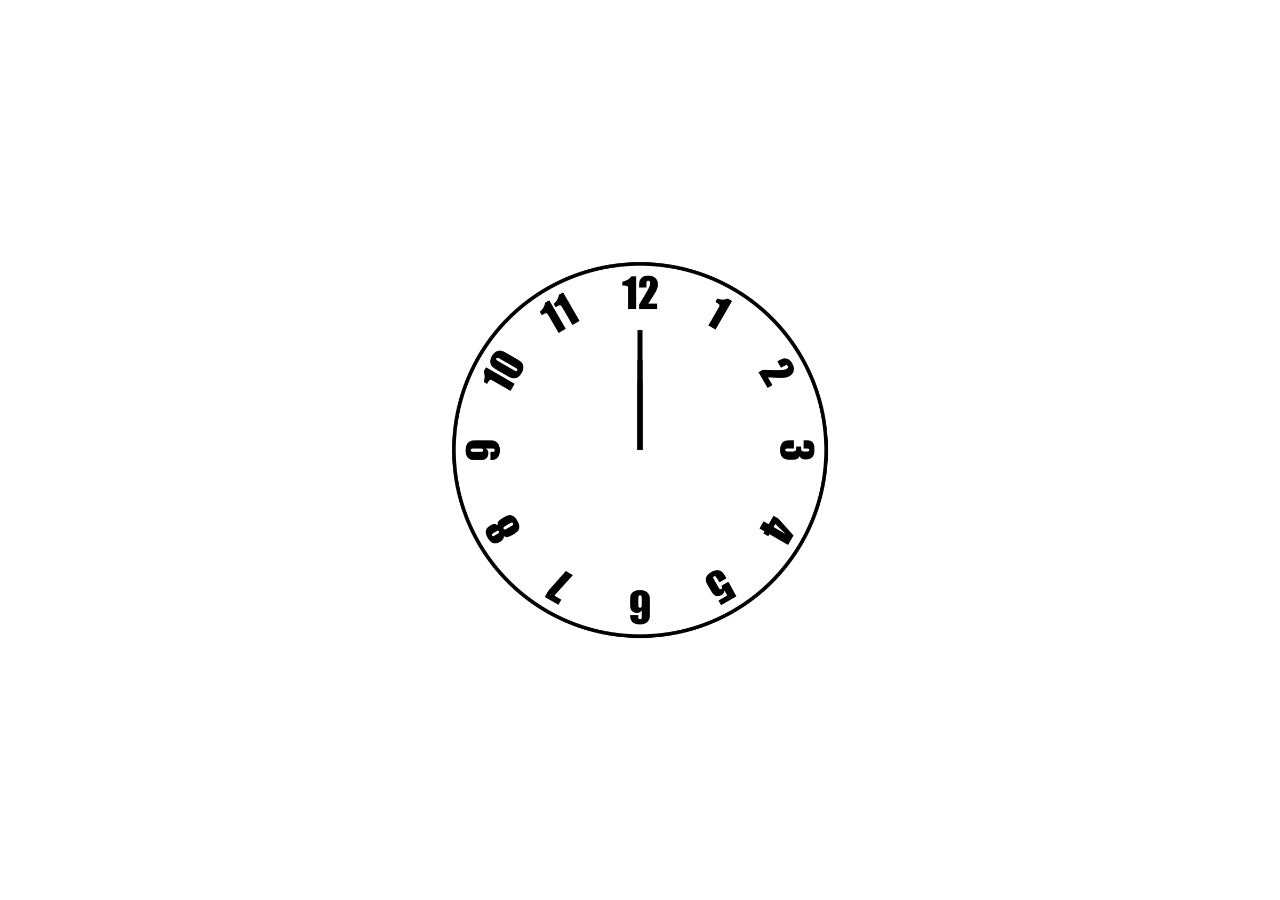
<file: Analog_Clock/index.html>
<!DOCTYPE html>
<html lang="en">
  <head>
    <meta charset="UTF-8" />
    <meta http-equiv="X-UA-Compatible" content="IE=edge" />
    <meta name="viewport" content="width=device-width, initial-scale=1.0" />
    <title>Document</title>
    <style>
      div img {
        width: 400px;
        height: 400px;
        position: absolute;
        top: 50%;
        left: 50%;
        transform: translate(-50%, -50%);
      }
      #second {
        width: 5px;
        height: 240px;
        position: absolute;
        top: 50%;
        left: 50%;
        transform: translate(-50%, -50%);
      }
      #second div:first-child {
        background-color: black;
        width: 5px;
        height: 120px;
      }
      #second div:last-child {
        background-color: transparent;
        width: 5px;
        height: 120px;
      }

      #minutes {
        width: 5px;
        height: 180px;
        position: absolute;
        top: 50%;
        left: 50%;
        transform: translate(-50%, -50%);
      }
      #minutes div:first-child {
        background-color: black;
        width: 5px;
        height: 90px;
      }
      #minutes div:last-child {
        background-color: transparent;
        width: 5px;
        height: 90px;
      }

      #hours {
        width: 5px;
        height: 140px;
        position: absolute;
        top: 50%;
        left: 50%;
        transform: translate(-50%, -50%);
      }
      #hours div:first-child {
        background-color: black;
        width: 5px;
        height: 70px;
      }
      #hours div:last-child {
        background-color: transparent;
        width: 5px;
        height: 70px;
      }
    </style>
  </head>
  <body>
    <div>
      <img src="./clock.png" alt="" />
    </div>

    <div id="second">
      <div></div>
      <div></div>
    </div>

    <div id="minutes">
      <div></div>
      <div></div>
    </div>

    <div id="hours">
      <div></div>
      <div></div>
    </div>

    <script>
      function displayTime() {
        let currentTime = new Date();
        let seconds = currentTime.getSeconds();
        let minutes = currentTime.getMinutes();
        let hours = currentTime.getHours();

        let sec = document.getElementById("second");
        sec.style.transform = `translate(-50%,-50%) rotate(${seconds * 6}deg)`;

        let min = document.getElementById("minutes");
        min.style.transform = `translate(-50%,-50%) rotate(${minutes * 6}deg)`;

        let hrs = document.getElementById("hours");
        hrs.style.transform = `translate(-50%,-50%) rotate(${
          hours * 30 + minutes * 0.5
        }deg)`;
      }
      setInterval(() => {
        displayTime();
      }, 1000);
    </script>
  </body>
</html>
</file>
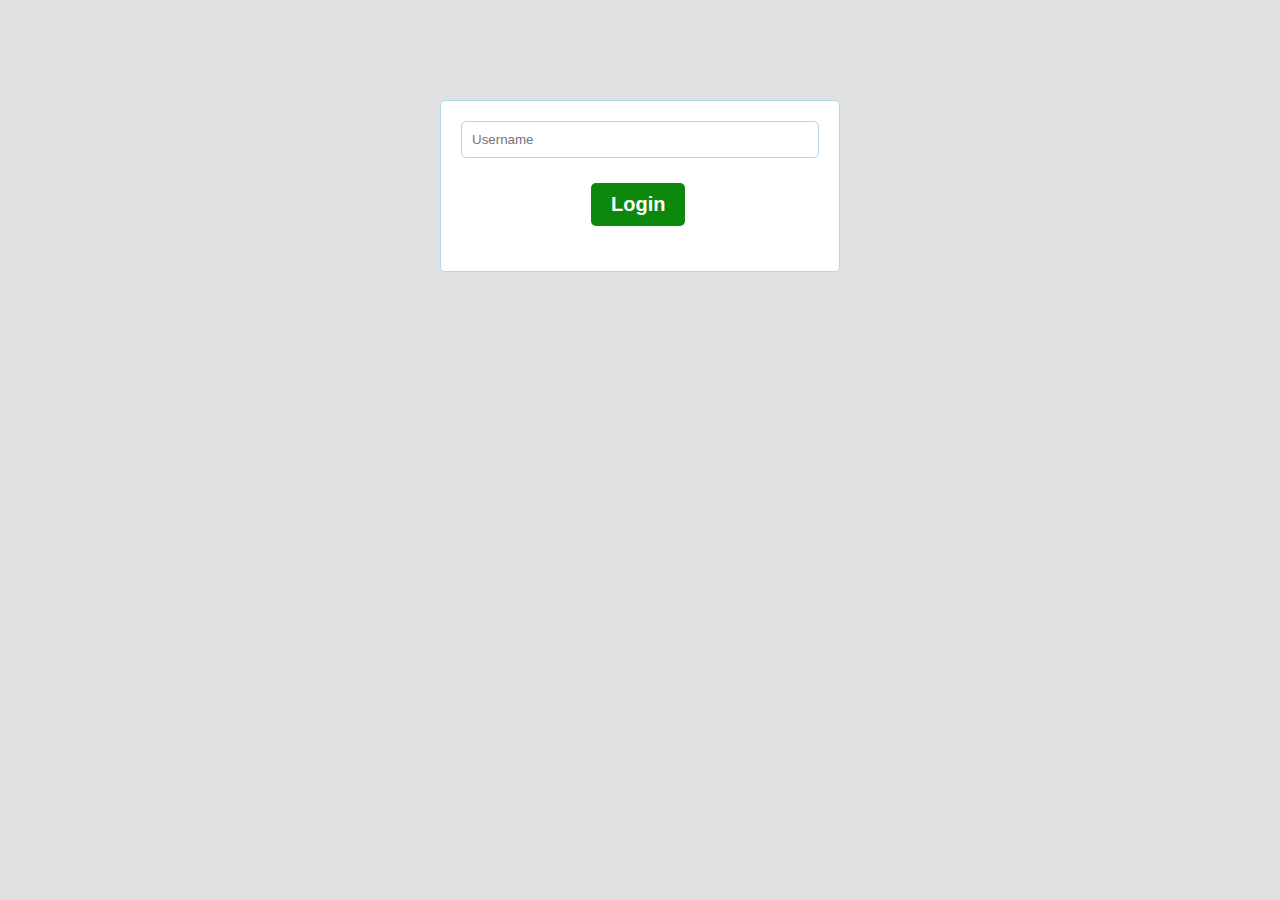
<file: form validation/index.html>
<!DOCTYPE html>
<html lang="en">
  <head>
    <meta charset="UTF-8" />
    <meta http-equiv="X-UA-Compatible" content="IE=edge" />
    <meta name="viewport" content="width=device-width, initial-scale=1.0" />
    <title>form validation</title>
    <link rel="stylesheet" href="./style.css" />
  </head>
  <body>
    <form action="./product.html" class="my-form" onsubmit="return validate()">
      <div>
        <input class="inp" type="text" placeholder="Username" id="user" />
      </div>
      <div class="message" id="msg"></div>
      <div class="btn">
        <button type="submit">Login</button>
      </div>
    </form>
    <script src="./script.js"></script>
  </body>
</html>
</file>
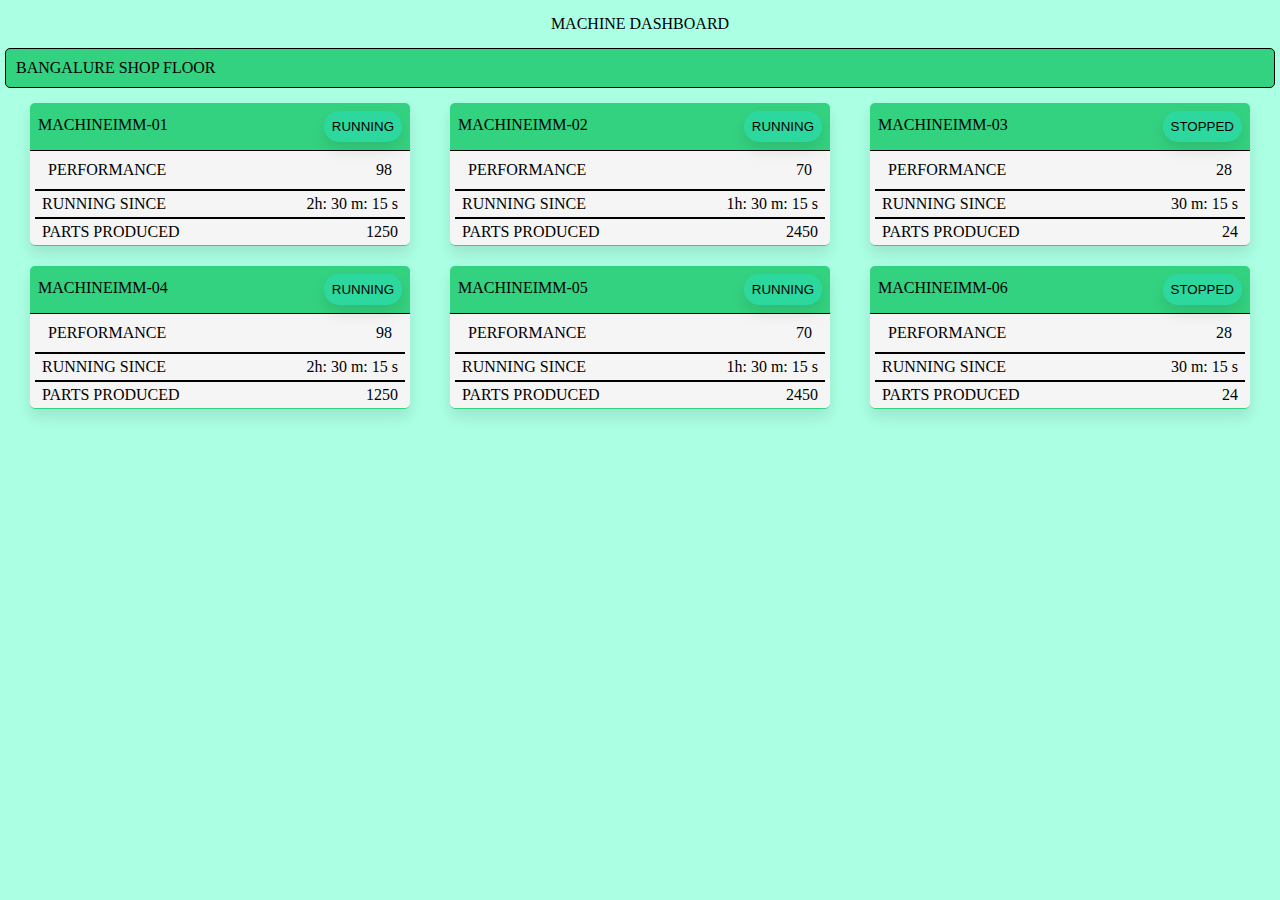
<file: Machine_Performance_dashboard/index.html>
<!DOCTYPE html>
<html lang="en">
<head>
    <meta charset="UTF-8">
    <meta http-equiv="X-UA-Compatible" content="IE=edge">
    <meta name="viewport" content="width=device-width, initial-scale=1.0">
    <link rel="stylesheet" href="./style.css">
    <title>Machine Dashboard</title>
</head>
<body>
   <div class="header">
    <P>MACHINE DASHBOARD</P>
   </div>

   <div class="title">
    <P>BANGALURE SHOP FLOOR</P>
   </div>
   <div id="Machines"  class="main">
    
   </div>
   <script src="./script.js"></script> 
</body>
</html>
</file>
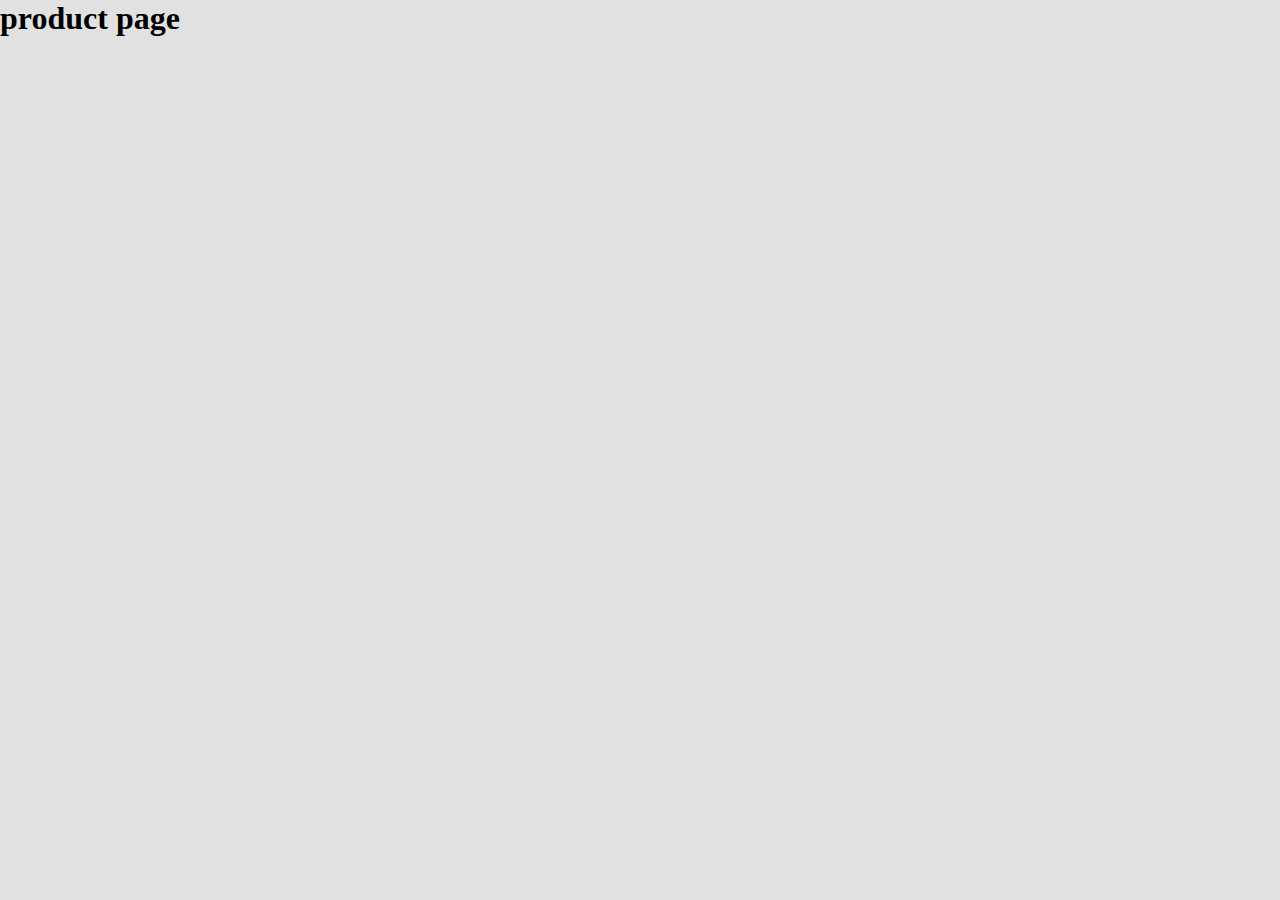
<file: form validation/product.html>
<!DOCTYPE html>
<html lang="en">
  <head>
    <meta charset="UTF-8" />
    <meta http-equiv="X-UA-Compatible" content="IE=edge" />
    <meta name="viewport" content="width=device-width, initial-scale=1.0" />
    <title>form validation</title>
    <link rel="stylesheet" href="./style.css" />
  </head>
  <body>
    <h1>product page</h1>
  </body>
</html>
</file>
<file: form validation/style.css>
*
{
    box-sizing: border-box;
    margin: 0;
    padding: 0;
}
body
{
    background-color: rgba(211, 211, 211, 0.673);
}
.my-form
{
    background-color: white;
    width: 400px;
    border: 1px solid lightblue;
    padding: 20px;
    margin: 100px auto;
    border-radius: 5px;
    display: flex;
    flex-direction: column;
    justify-content: center;
    align-items: center;
}

.my-form div
{
    width: 100%;
    margin-bottom: 20px;
}
.my-form div input
{
    width: 100%;
    outline: none;
    border-radius: 5px;
    padding: 10px;
    border: 1px solid lightblue;
}

.message
{
    border: 1px solid red;
    background-color: rgba(255, 0, 0, 0.616);
    color: white;
    font-size: 10px;
    font-weight: bold;
    padding: 10px;
    text-align: center;
    display: none;
}

.btn button
{
    background-color: rgb(12, 137, 12);
    color: white;
    font-size: 20px;
    font-weight: bold;
    border-radius: 5px;
    padding: 10px 20px;
    border: none;
    margin: 5px 130px;
}

.btn button:hover
{
    cursor: pointer;
}

.btn button:active
{
    background-color: rgba(12, 137, 12, 0.763);
}
</file>
<file: Machine_Performance_dashboard/style.css>
*{
    padding:0px;
    margin:0px;
    box-sizing: border-box;
}
body{
    background-color: rgba(127, 255, 212, 0.659);
}
.main{
    max-width:100%;
    display:flex;
    flex-direction: row;
    justify-content: space-evenly;
    flex-wrap:wrap;
}
.header{
    margin:5px;
    border-radius:5px;
    padding:10px;
    text-align: center;
}
.title{
    margin:5px;
    border:1px solid black;
    border-radius:5px;
    padding:10px;
    background-color: rgb(51, 210, 128);
}
.content{
    margin:10px;
    border-radius:5px; 
    width: 380px;
    box-shadow: 0px 8px 15px rgba(0, 0, 0, 0.1);
}
.head{
    display:flex;
    flex-direction: row;
    justify-content: space-between;
    padding:8px;
    background-color: rgb(51, 210, 128);
    border-radius: 5px 5px 0px 0px;
    border-bottom:0.5px solid  rgb(0, 0, 0) ;
}
.head p{
    margin-top: 5px;
}
.body{
    background-color:whitesmoke;
    border-radius:0px 0px 5px 5px ;
    border-bottom:0.5px solid  rgb(51, 210, 128) ;
}
.data1{
    display:flex;
    flex-direction: row;
    justify-content: space-between;
    padding:10px;
    margin:0px 8px 0px 8px;
}
.data2{
    display:flex;
    flex-direction: row;
    justify-content: space-between;
    margin-top:8px;
    padding:4px;
    margin:0px 8px 0px 8px;
}
.data3{
    display:flex;
    flex-direction: row;
    justify-content: space-between;
    margin-top:8px;
    padding:4px;
    margin:0px 8px 0px 8px;
}
button{
    border:0px;
    border-radius:15px;
    padding:8px;
    background-color: rgb(44, 216, 158);
    font-weight: 100;
    box-shadow: 0px 8px 15px rgba(0, 0, 0, 0.1);
}
hr{
    border:0.05px solid black;
    margin-left:5px;
    margin-right: 5px;
}
</file>
